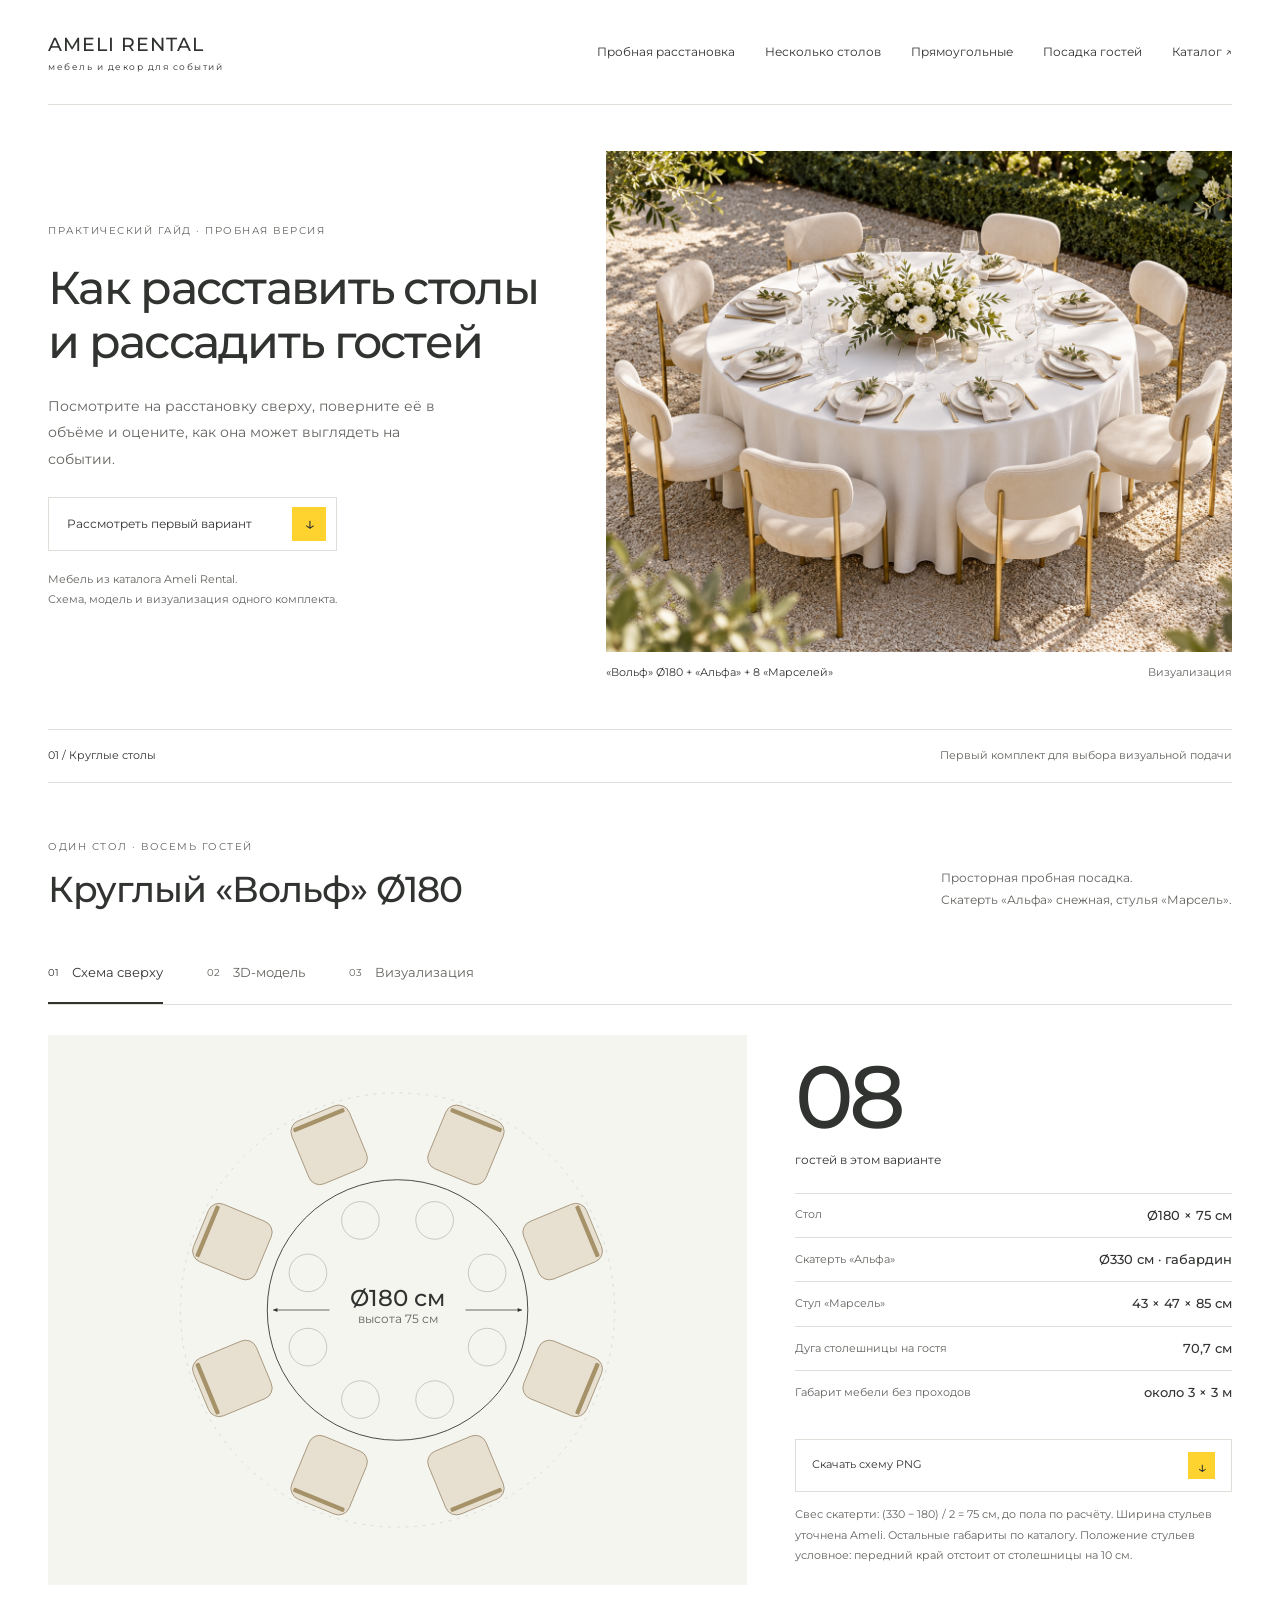
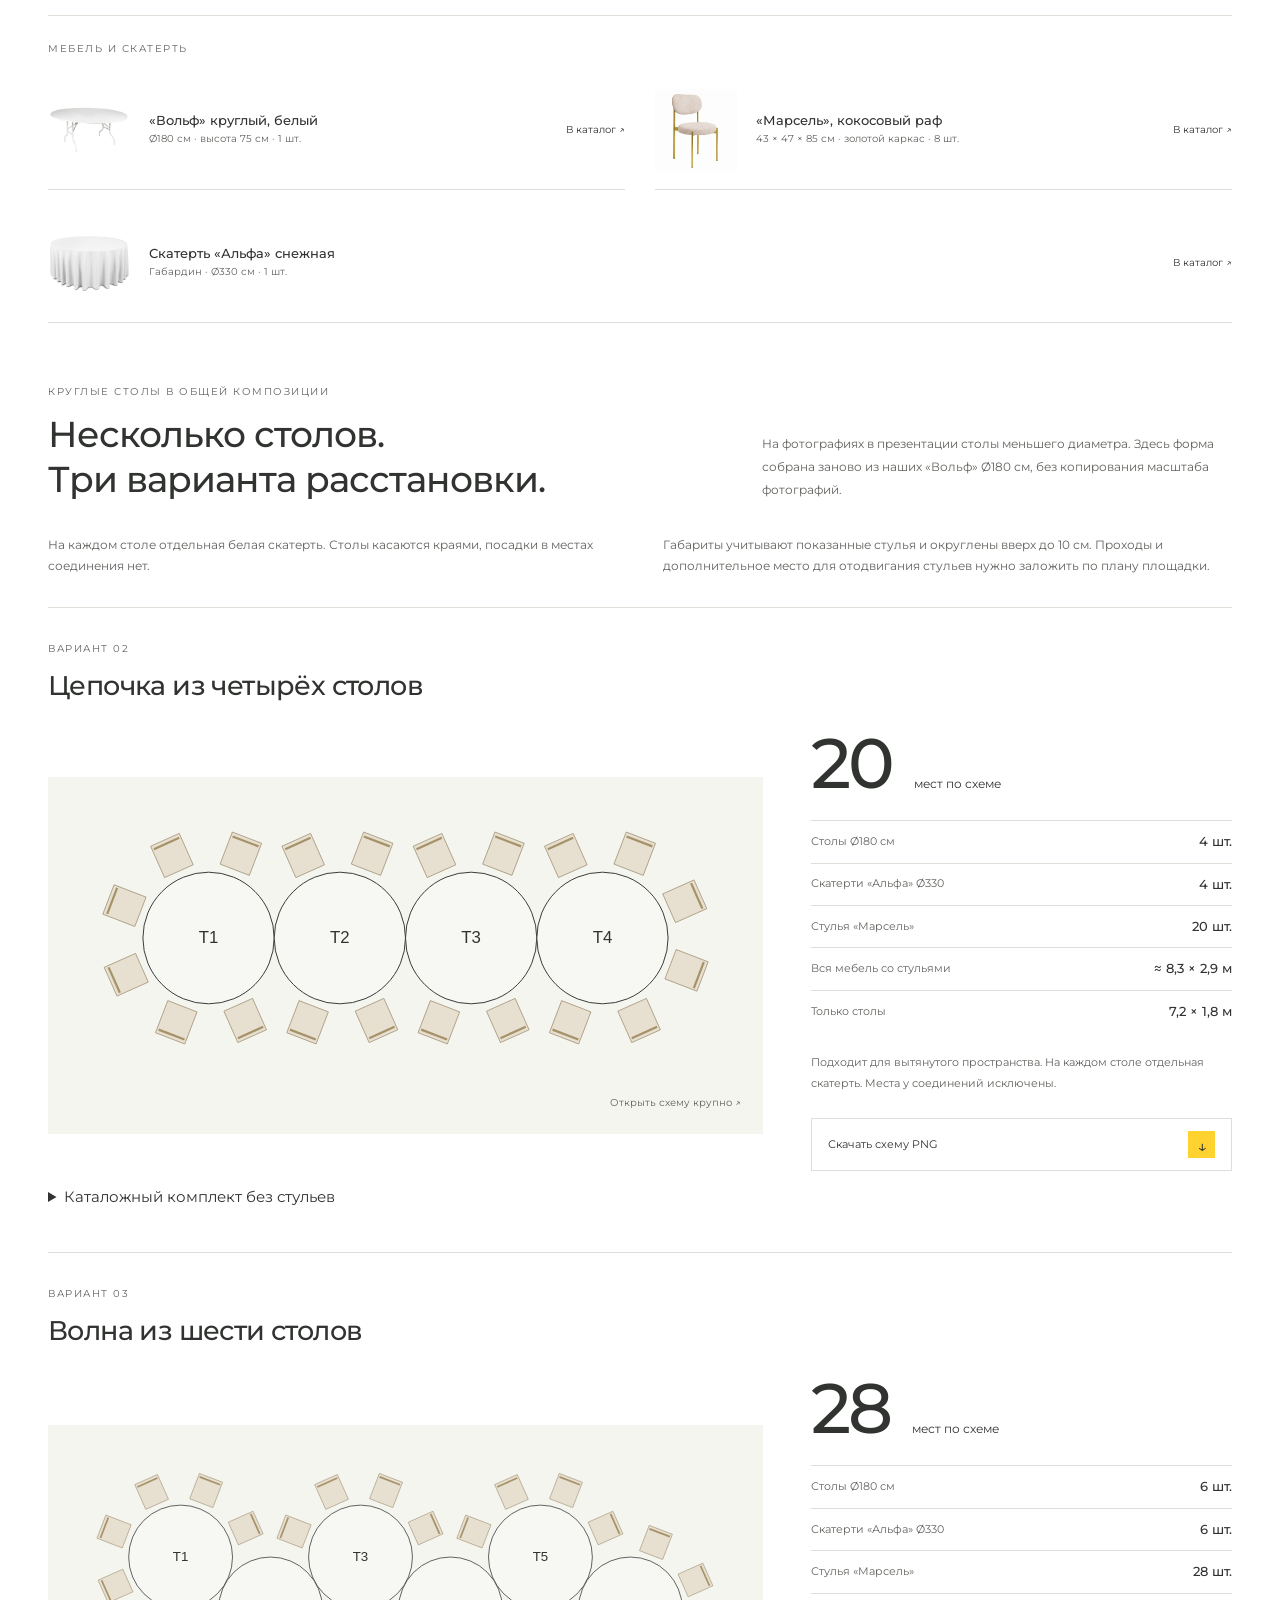
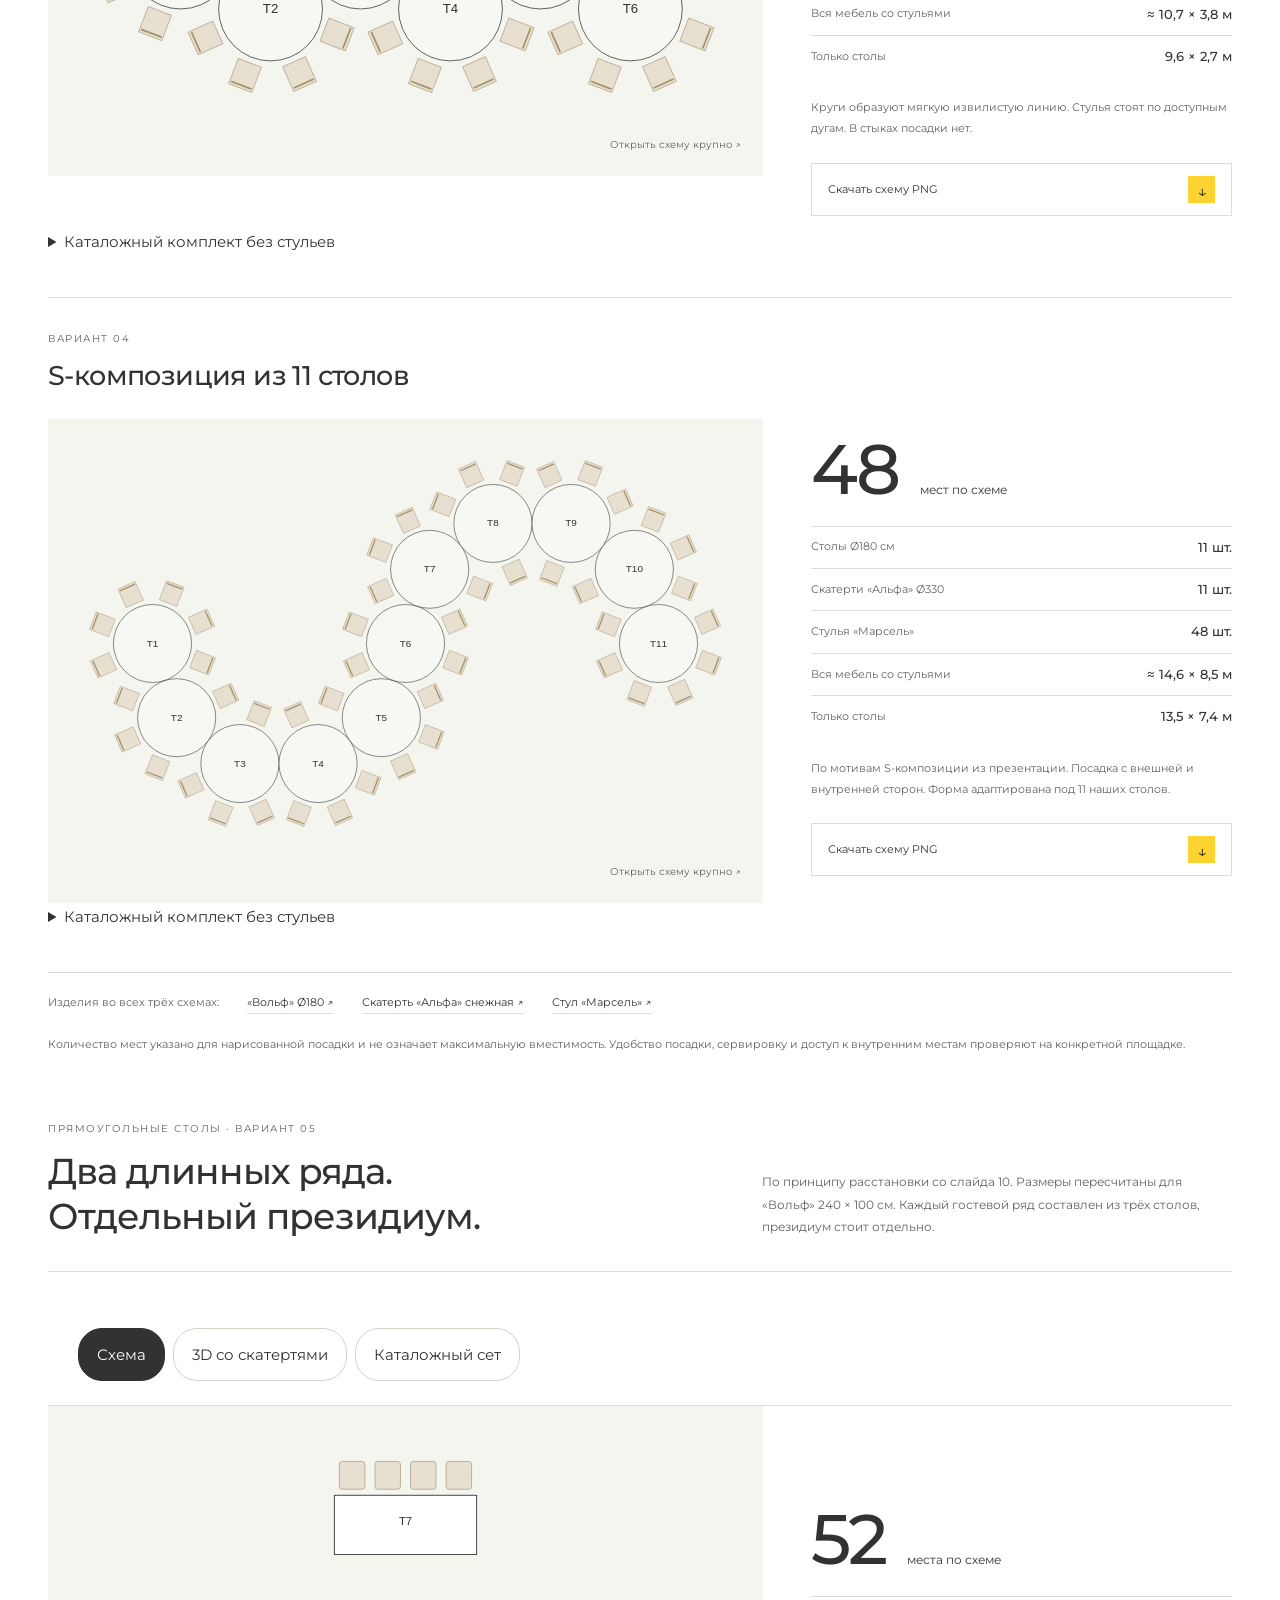
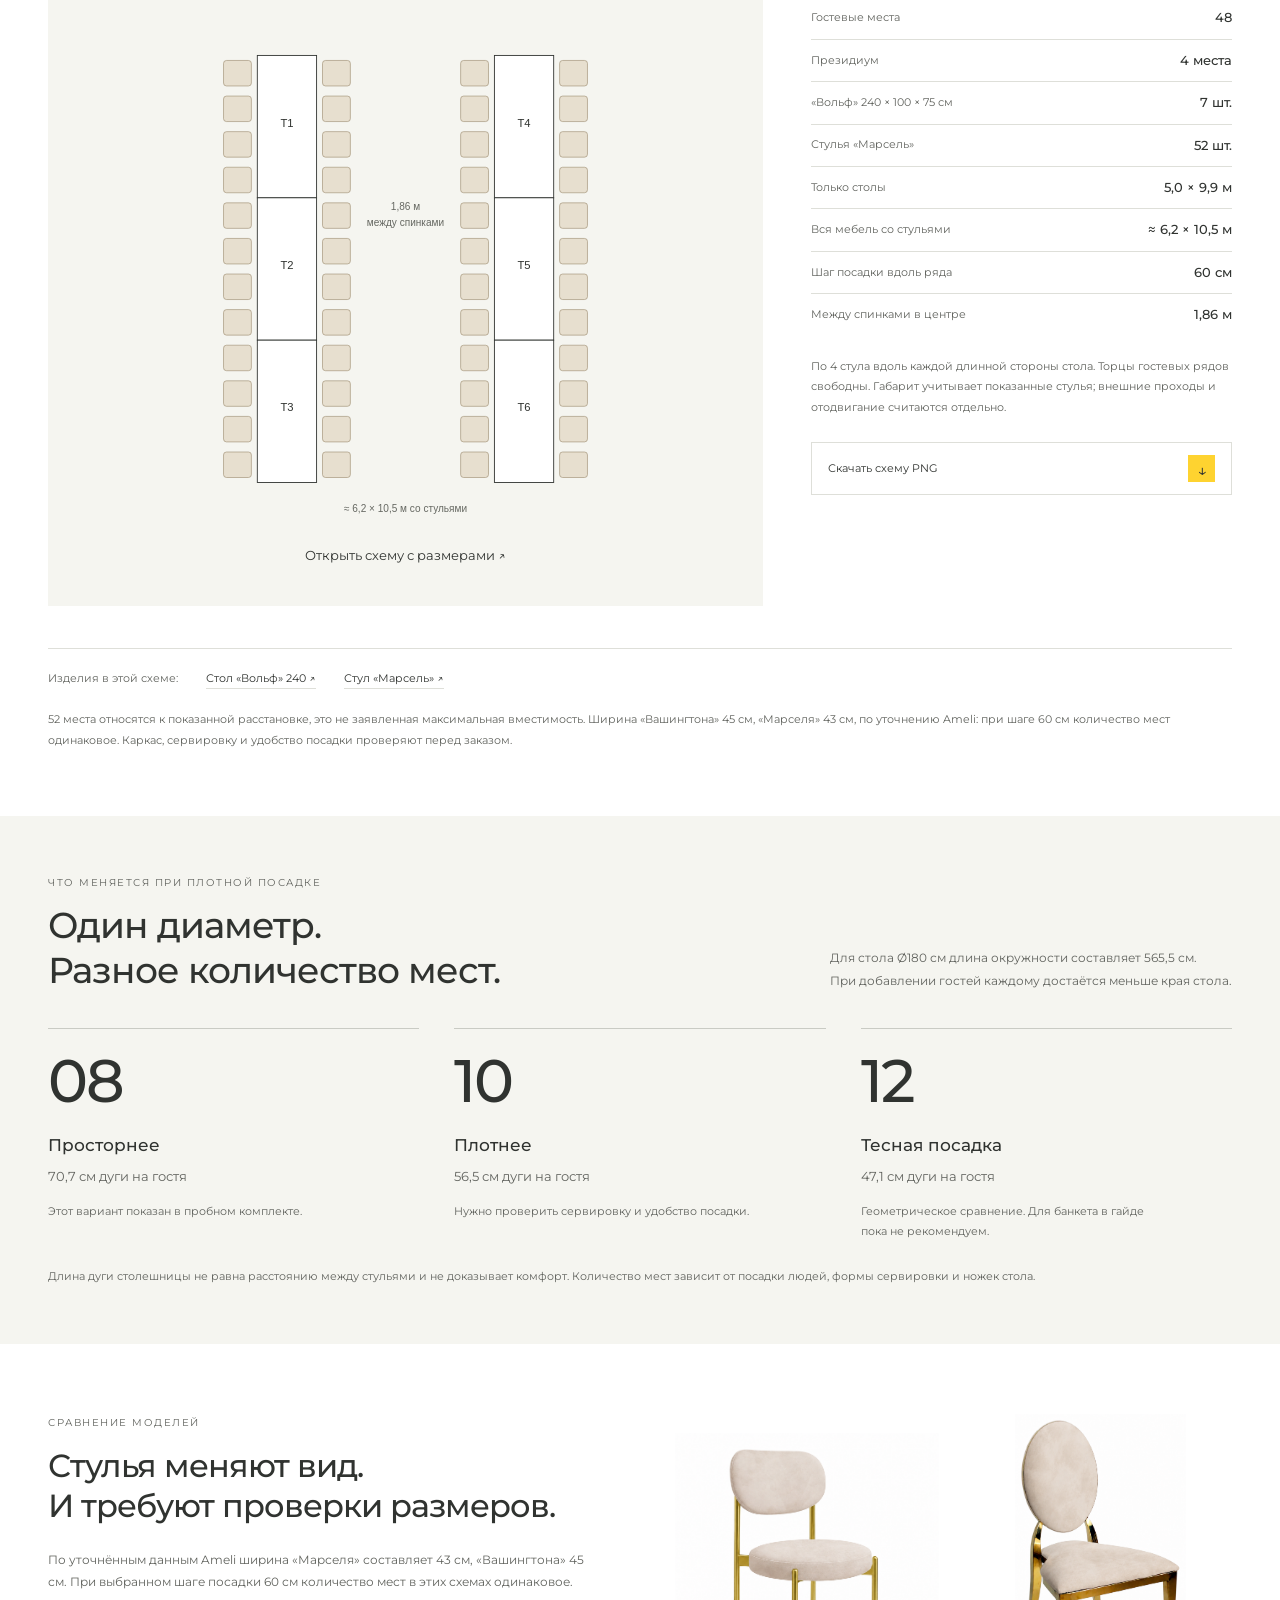
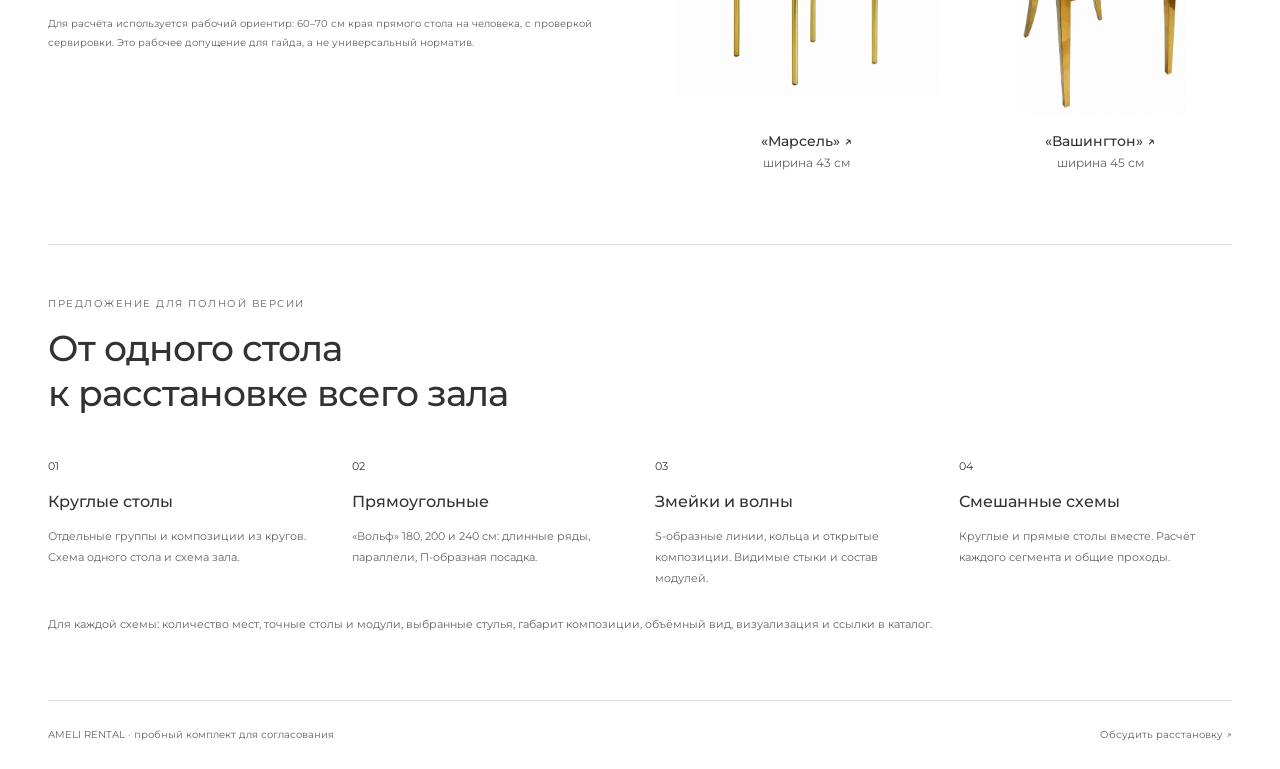
<file: index.html>
<!doctype html>
<html lang="ru"><head><meta charset="utf-8"><meta name="viewport" content="width=device-width,initial-scale=1"><meta name="robots" content="noindex,nofollow"><meta name="theme-color" content="#f5f5f0"><title>Гайд по рассадке · пробный вариант · Ameli Rental</title><link rel="stylesheet" href="style.css"></head>
<body>
<a class="skip" href="#pilot">Перейти к пробной схеме</a>
<header class="wrap mast"><a href="https://ameli-rental.ru/" class="wordmark">AMELI RENTAL<span>мебель и декор для событий</span></a><nav aria-label="Навигация"><a href="#pilot">Пробная расстановка</a><a href="#multi-round">Несколько столов</a><a href="#rectangular">Прямоугольные</a><a href="#compare">Посадка гостей</a><a href="https://catalog.ameli-rental.ru/">Каталог ↗</a></nav></header>
<main>
<section class="wrap hero"><div class="hero-copy"><p class="eyebrow">Практический гайд · пробная версия</p><h1>Как расставить столы<br>и рассадить гостей</h1><p class="intro">Посмотрите на расстановку сверху, поверните её в объёме и оцените, как она может выглядеть на событии.</p><a class="cta" href="#pilot">Рассмотреть первый вариант <span>↓</span></a><p class="fine">Мебель из каталога Ameli Rental.<br>Схема, модель и визуализация одного комплекта.</p></div><figure class="hero-photo"><img src="assets/visualization-marseille-8-v1.png" alt="Круглый стол с белой скатертью и восемью стульями Марсель в саду" width="1536" height="1024"><figcaption>«Вольф» Ø180 + «Альфа» + 8 «Марселей»<span>Визуализация</span></figcaption></figure></section>
<div class="wrap chapter-line"><span>01 / Круглые столы</span><span>Первый комплект для выбора визуальной подачи</span></div>
<section id="pilot" class="wrap pilot">
<div class="section-heading"><div><p class="eyebrow">Один стол · восемь гостей</p><h2>Круглый «Вольф» Ø180</h2></div><p>Просторная пробная посадка.<br>Скатерть «Альфа» снежная, стулья «Марсель».</p></div>
<div class="views" role="tablist" aria-label="Вид расстановки"><button id="tab-plan" role="tab" aria-selected="true" aria-controls="view-plan" data-tab="plan">01 <span>Схема сверху</span></button><button id="tab-model" role="tab" aria-selected="false" tabindex="-1" aria-controls="view-model" data-tab="model">02 <span>3D-модель</span></button><button id="tab-photo" role="tab" aria-selected="false" tabindex="-1" aria-controls="view-photo" data-tab="photo">03 <span>Визуализация</span></button></div>
<div id="view-plan" class="view-panel" role="tabpanel" aria-labelledby="tab-plan"><div class="plan-wrap"><svg id="plan" viewBox="-190 -190 380 380" role="img" aria-label="Схема стола диаметром 180 сантиметров и восьми стульев шириной 43 сантиметров"><circle cx="0" cy="0" r="150" fill="none" stroke="#d0d1c9" stroke-width=".5" stroke-dasharray="2 4"/><g id="chairs"></g><circle cx="0" cy="0" r="90" fill="#f5f5f0" stroke="#303330" stroke-width=".6"/><g id="plates"></g><path d="M-86 0h39M47 0h39" fill="none" stroke="#303330" stroke-width=".5"/><path d="M-86 0l3-1.3v2.6zM86 0l-3-1.3v2.6z" fill="#303330"/><text x="0" y="-3" class="svg-title" text-anchor="middle">Ø180 см</text><text x="0" y="9" class="svg-small" text-anchor="middle">высота 75 см</text></svg></div><aside class="spec"><div class="number">08<span>гостей в этом варианте</span></div><dl><div><dt>Стол</dt><dd>Ø180 × 75 см</dd></div><div><dt>Скатерть «Альфа»</dt><dd>Ø330 см · габардин</dd></div><div><dt>Стул «Марсель»</dt><dd>43 × 47 × 85 см</dd></div><div><dt>Дуга столешницы на гостя</dt><dd>70,7 см</dd></div><div><dt>Габарит мебели без проходов</dt><dd>около 3 × 3 м</dd></div></dl><a class="download" href="review/plan-marseille-8.png" download>Скачать схему PNG <span>↓</span></a><p class="fine">Свес скатерти: (330 − 180) / 2 = 75 см, до пола по расчёту. Ширина стульев уточнена Ameli. Остальные габариты по каталогу. Положение стульев условное: передний край отстоит от столешницы на 10 см.</p></aside></div>
<div id="view-model" class="view-panel model-panel" hidden role="tabpanel" aria-labelledby="tab-model"><div class="canvas-wrap"><canvas id="model" aria-label="Вращаемая упрощённая модель стола Вольф и восьми стульев Марсель">Ваш браузер не поддерживает объёмный вид. <a href="review/model-marseille-8.png">Открыть изображение модели</a></canvas><div class="model-tools"><button id="rotate-left" aria-label="Повернуть модель влево">↶</button><span>Потяните, чтобы повернуть</span><button id="reset" aria-label="Вернуть исходный ракурс">Сбросить ракурс</button><button id="rotate-right" aria-label="Повернуть модель вправо">↷</button></div></div><aside class="spec"><p class="eyebrow">Форма и масштаб</p><h3>Посмотрите<br>с разных сторон</h3><p>Размеры мебели соблюдены по карточкам каталога. Стол сразу показан с белой скатертью. Силуэты спинок помогают отличить модель стула.</p><p class="fine">Внутренние детали каркасов и высота сидений восстановлены по фото приблизительно. Это модель расстановки для просмотра.</p><a class="download" href="review/wolf180-marseille8.glb" download>Скачать 3D-модель GLB <span>↓</span></a><a class="text-link" href="review/model-marseille-8.png">Открыть объёмный вид PNG ↗</a></aside></div>
<div id="view-photo" class="view-panel photo-panel" hidden role="tabpanel" aria-labelledby="tab-photo"><figure><img src="assets/visualization-marseille-8-v1.png" width="1536" height="1024" alt="Журнальная визуализация того же стола с восемью стульями Марсель"><figcaption>Пример оформления в саду. Визуализация создана с помощью ИИ по фото мебели. Скатерть показана по типу «Альфа» снежная. Посуда и цветы иллюстрируют настроение и не входят в состав этого комплекта.</figcaption></figure><aside class="spec"><p class="eyebrow">Свет · фактура · настроение</p><h3>Та же расстановка.<br>В оформлении.</h3><p>Белая скатерть «Альфа», спокойное золото, светлый бархат и зелёный сад. Все восемь мест видны в кадре.</p><a class="download" href="assets/visualization-marseille-8-v1.png" download>Скачать визуализацию PNG <span>↓</span></a><p class="fine">Художественный кадр дополняет схему. Проходы и размеры площадки проверяются по плану.</p></aside></div>
<div class="furniture"><p class="eyebrow">Мебель и скатерть</p><a class="furniture-card" href="https://catalog.ameli-rental.ru/catalog/banketnye-stoly-vfa-zoq-mlk-swm/3071" target="_blank" rel="noopener noreferrer"><img src="assets/table-wolf.png" alt="Банкетный стол Вольф круглый" width="100" height="100"><div><h3>«Вольф» круглый, белый</h3><p>Ø180 см · высота 75 см · 1 шт.</p></div><span>В каталог ↗</span></a><a class="furniture-card" href="https://catalog.ameli-rental.ru/catalog/stulja-marsel-zaq/11162" target="_blank" rel="noopener noreferrer"><img src="assets/chair-marseille.png" alt="Стул Марсель золотой кокосовый раф" width="100" height="100"><div><h3>«Марсель», кокосовый раф</h3><p>43 × 47 × 85 см · золотой каркас · 8 шт.</p></div><span>В каталог ↗</span></a><a class="furniture-card cloth-card" href="https://catalog.ameli-rental.ru/catalog/kruglye-skaterti-azl-nmg-ear/6449" target="_blank" rel="noopener noreferrer"><img src="assets/tablecloth-alpha-snow.png" alt="Белая круглая скатерть Альфа снежная на столе" width="100" height="100"><div><h3>Скатерть «Альфа» снежная</h3><p>Габардин · Ø330 см · 1 шт.</p></div><span>В каталог ↗</span></a></div>
</section>
<section id="multi-round" class="wrap multi-round"><div class="section-heading"><div><p class="eyebrow">Круглые столы в общей композиции</p><h2>Несколько столов.<br>Три варианта расстановки.</h2></div><p>На фотографиях в презентации столы меньшего диаметра. Здесь форма собрана заново из наших «Вольф» Ø180 см, без копирования масштаба фотографий.</p></div>
<div class="multi-intro"><p>На каждом столе отдельная белая скатерть. Столы касаются краями, посадки в местах соединения нет.</p><p>Габариты учитывают показанные стулья и округлены вверх до 10 см. Проходы и дополнительное место для отодвигания стульев нужно заложить по плану площадки.</p></div><article class="multi-card" id="round-chain-4">
<div class="multi-title"><p class="eyebrow">Вариант 02</p><h3>Цепочка из четырёх столов</h3></div>
<div class="multi-body"><a class="multi-diagram" href="review/multi-round/round-chain-4.png" target="_blank" rel="noopener noreferrer" aria-label="Открыть крупно: Цепочка из четырёх столов"><img src="review/multi-round/round-chain-4.svg" alt="4 круглых столов Вольф диаметром 180 см, 20 стульев, в местах соединения посадки нет" loading="lazy"><span>Открыть схему крупно ↗</span></a>
<div class="multi-spec"><div class="multi-count">20<span>мест по схеме</span></div>
<dl><div><dt>Столы Ø180 см</dt><dd>4 шт.</dd></div><div><dt>Скатерти «Альфа» Ø330</dt><dd>4 шт.</dd></div><div><dt>Стулья «Марсель»</dt><dd>20 шт.</dd></div><div><dt>Вся мебель со стульями</dt><dd>≈ 8,3 × 2,9 м</dd></div><div><dt>Только столы</dt><dd>7,2 × 1,8 м</dd></div></dl>
<p class="fine">Подходит для вытянутого пространства. На каждом столе отдельная скатерть. Места у соединений исключены.</p><a class="download" href="review/multi-round/round-chain-4.png" download>Скачать схему PNG <span>↓</span></a>
</div></div><details class="catalog-extra"><summary>Каталожный комплект без стульев</summary><img src="review/multi-round/wolf-round-chain-4.png" alt="Комплект круглых столов без стульев" loading="lazy" style="width:100%;max-height:650px;object-fit:contain"><a href="review/multi-round/wolf-round-chain-4.png" download>Скачать изображение PNG ↓</a><p class="fine">Визуализация по каталожному фото. Количество и габариты указаны на схеме.</p></details></article><article class="multi-card" id="round-wave-6">
<div class="multi-title"><p class="eyebrow">Вариант 03</p><h3>Волна из шести столов</h3></div>
<div class="multi-body"><a class="multi-diagram" href="review/multi-round/round-wave-6.png" target="_blank" rel="noopener noreferrer" aria-label="Открыть крупно: Волна из шести столов"><img src="review/multi-round/round-wave-6.svg" alt="6 круглых столов Вольф диаметром 180 см, 28 стульев, в местах соединения посадки нет" loading="lazy"><span>Открыть схему крупно ↗</span></a>
<div class="multi-spec"><div class="multi-count">28<span>мест по схеме</span></div>
<dl><div><dt>Столы Ø180 см</dt><dd>6 шт.</dd></div><div><dt>Скатерти «Альфа» Ø330</dt><dd>6 шт.</dd></div><div><dt>Стулья «Марсель»</dt><dd>28 шт.</dd></div><div><dt>Вся мебель со стульями</dt><dd>≈ 10,7 × 3,8 м</dd></div><div><dt>Только столы</dt><dd>9,6 × 2,7 м</dd></div></dl>
<p class="fine">Круги образуют мягкую извилистую линию. Стулья стоят по доступным дугам. В стыках посадки нет.</p><a class="download" href="review/multi-round/round-wave-6.png" download>Скачать схему PNG <span>↓</span></a>
</div></div><details class="catalog-extra"><summary>Каталожный комплект без стульев</summary><img src="review/multi-round/wolf-round-wave-6.png" alt="Комплект круглых столов без стульев" loading="lazy" style="width:100%;max-height:650px;object-fit:contain"><a href="review/multi-round/wolf-round-wave-6.png" download>Скачать изображение PNG ↓</a><p class="fine">Визуализация по каталожному фото. Количество и габариты указаны на схеме.</p></details></article><article class="multi-card" id="round-s-11">
<div class="multi-title"><p class="eyebrow">Вариант 04</p><h3>S-композиция из 11 столов</h3></div>
<div class="multi-body"><a class="multi-diagram" href="review/multi-round/round-s-11.png" target="_blank" rel="noopener noreferrer" aria-label="Открыть крупно: S-композиция из 11 столов"><img src="review/multi-round/round-s-11.svg" alt="11 круглых столов Вольф диаметром 180 см, 48 стульев, в местах соединения посадки нет" loading="lazy"><span>Открыть схему крупно ↗</span></a>
<div class="multi-spec"><div class="multi-count">48<span>мест по схеме</span></div>
<dl><div><dt>Столы Ø180 см</dt><dd>11 шт.</dd></div><div><dt>Скатерти «Альфа» Ø330</dt><dd>11 шт.</dd></div><div><dt>Стулья «Марсель»</dt><dd>48 шт.</dd></div><div><dt>Вся мебель со стульями</dt><dd>≈ 14,6 × 8,5 м</dd></div><div><dt>Только столы</dt><dd>13,5 × 7,4 м</dd></div></dl>
<p class="fine">По мотивам S-композиции из презентации. Посадка с внешней и внутренней сторон. Форма адаптирована под 11 наших столов.</p><a class="download" href="review/multi-round/round-s-11.png" download>Скачать схему PNG <span>↓</span></a>
</div></div><details class="catalog-extra"><summary>Каталожный комплект без стульев</summary><img src="review/multi-round/wolf-round-s-11.png" alt="Комплект круглых столов без стульев" loading="lazy" style="width:100%;max-height:650px;object-fit:contain"><a href="review/multi-round/wolf-round-s-11.png" download>Скачать изображение PNG ↓</a><p class="fine">Визуализация по каталожному фото. Количество и габариты указаны на схеме.</p></details></article>
<div class="multi-products"><span>Изделия во всех трёх схемах:</span><a href="https://catalog.ameli-rental.ru/catalog/banketnye-stoly-vfa-zoq-mlk-swm/3071" target="_blank" rel="noopener noreferrer">«Вольф» Ø180 ↗</a><a href="https://catalog.ameli-rental.ru/catalog/kruglye-skaterti-azl-nmg-ear/6449" target="_blank" rel="noopener noreferrer">Скатерть «Альфа» снежная ↗</a><a href="https://catalog.ameli-rental.ru/catalog/stulja-marsel-zaq/11162" target="_blank" rel="noopener noreferrer">Стул «Марсель» ↗</a></div><p class="fine">Количество мест указано для нарисованной посадки и не означает максимальную вместимость. Удобство посадки, сервировку и доступ к внутренним местам проверяют на конкретной площадке.</p></section>
<section id="rectangular" class="wrap multi-round"><div class="section-heading"><div><p class="eyebrow">Прямоугольные столы · вариант 05</p><h2>Два длинных ряда.<br>Отдельный президиум.</h2></div><p>По принципу расстановки со слайда 10. Размеры пересчитаны для «Вольф» 240 × 100 см. Каждый гостевой ряд составлен из трёх столов, президиум стоит отдельно.</p></div>
<article class="multi-card rect-card"><div class="rect-tabs" role="tablist" aria-label="Вид прямоугольной расстановки"><button id="rect-tab-plan" data-rect-tab="plan" role="tab" aria-selected="true" aria-controls="rect-plan">Схема</button><button id="rect-tab-model" data-rect-tab="model" role="tab" aria-selected="false" aria-controls="rect-model" tabindex="-1">3D со скатертями</button><button id="rect-tab-photo" data-rect-tab="photo" role="tab" aria-selected="false" aria-controls="rect-photo" tabindex="-1">Каталожный сет</button></div><div class="multi-body">
<div class="rect-views"><div id="rect-plan" role="tabpanel" aria-labelledby="rect-tab-plan"><a href="review/rectangular/rect-parallel-7.png" target="_blank" rel="noopener"><img src="review/rectangular/rect-parallel-7.svg" alt="Два параллельных ряда из 6 столов и отдельный президиум, 52 показанных места" loading="lazy"><span>Открыть схему с размерами ↗</span></a></div><div id="rect-model" role="tabpanel" aria-labelledby="rect-tab-model" hidden><iframe src="rect-viewer.html" title="Вращаемая 3D-схема семи прямоугольных столов со скатертями и стульями" loading="lazy"></iframe><p class="fine">Схематичный объёмный вид. Белый текстиль показан условно, модель скатерти подбирается отдельно. Форма каркасов и сидений упрощена.</p><a href="review/rectangular/rect-parallel-7.glb" download>Скачать 3D-модель GLB ↓</a></div><div id="rect-photo" role="tabpanel" aria-labelledby="rect-tab-photo" hidden><img src="review/rectangular/rect-parallel-7-catalog.png" alt="Каталожная визуализация: семь белых прямоугольных столов Wolf, два ряда по три и отдельный стол" loading="lazy"><p class="fine">Визуализация комплекта без стульев. Создана по каталожному фото; размеры и количество проверяются по схеме.</p><a href="review/rectangular/rect-parallel-7-catalog.png" download>Скачать изображение PNG ↓</a></div></div>
<div class="multi-spec"><div class="multi-count">52<span>места по схеме</span></div><dl><div><dt>Гостевые места</dt><dd>48</dd></div><div><dt>Президиум</dt><dd>4 места</dd></div><div><dt>«Вольф» 240 × 100 × 75 см</dt><dd>7 шт.</dd></div><div><dt>Стулья «Марсель»</dt><dd>52 шт.</dd></div><div><dt>Только столы</dt><dd>5,0 × 9,9 м</dd></div><div><dt>Вся мебель со стульями</dt><dd>≈ 6,2 × 10,5 м</dd></div><div><dt>Шаг посадки вдоль ряда</dt><dd>60 см</dd></div><div><dt>Между спинками в центре</dt><dd>1,86 м</dd></div></dl><p class="fine">По 4 стула вдоль каждой длинной стороны стола. Торцы гостевых рядов свободны. Габарит учитывает показанные стулья; внешние проходы и отодвигание считаются отдельно.</p><a class="download" href="review/rectangular/rect-parallel-7.png" download>Скачать схему PNG <span>↓</span></a></div></div></article>
<div class="multi-products"><span>Изделия в этой схеме:</span><a href="https://catalog.ameli-rental.ru/catalog/banketnye-stoly-vfa-zoq-mlk-swm/2799" target="_blank" rel="noopener noreferrer">Стол «Вольф» 240 ↗</a><a href="https://catalog.ameli-rental.ru/catalog/stulja-marsel-zaq/11162" target="_blank" rel="noopener noreferrer">Стул «Марсель» ↗</a></div><p class="fine">52 места относятся к показанной расстановке, это не заявленная максимальная вместимость. Ширина «Вашингтона» 45 см, «Марселя» 43 см, по уточнению Ameli: при шаге 60 см количество мест одинаковое. Каркас, сервировку и удобство посадки проверяют перед заказом.</p></section><section id="compare" class="compare"><div class="wrap"><div class="section-heading"><div><p class="eyebrow">Что меняется при плотной посадке</p><h2>Один диаметр.<br>Разное количество мест.</h2></div><p>Для стола Ø180 см длина окружности составляет 565,5 см.<br>При добавлении гостей каждому достаётся меньше края стола.</p></div><div class="density-grid"><article><span>08</span><h3>Просторнее</h3><p>70,7 см дуги на гостя</p><small>Этот вариант показан в пробном комплекте.</small></article><article><span>10</span><h3>Плотнее</h3><p>56,5 см дуги на гостя</p><small>Нужно проверить сервировку и удобство посадки.</small></article><article><span>12</span><h3>Тесная посадка</h3><p>47,1 см дуги на гостя</p><small>Геометрическое сравнение. Для банкета в гайде пока не рекомендуем.</small></article></div><p class="fine">Длина дуги столешницы не равна расстоянию между стульями и не доказывает комфорт. Количество мест зависит от посадки людей, формы сервировки и ножек стола.</p></div></section>
<section class="wrap chair-compare"><div><p class="eyebrow">Сравнение моделей</p><h2>Стулья меняют вид.<br>И требуют проверки размеров.</h2><p>По уточнённым данным Ameli ширина «Марселя» составляет 43 см, «Вашингтона» 45 см. При выбранном шаге посадки 60 см количество мест в этих схемах одинаковое.</p><p class="fine">Для расчёта используется рабочий ориентир: 60–70 см края прямого стола на человека, с проверкой сервировки. Это рабочее допущение для гайда, а не универсальный норматив.</p></div><div class="chair-pair"><a href="https://catalog.ameli-rental.ru/catalog/stulja-marsel-zaq/11162" target="_blank" rel="noopener noreferrer"><img src="assets/chair-marseille.png" alt="Марсель с прямоугольной округлённой спинкой" width="250" height="320"><h3>«Марсель» ↗</h3><p>ширина 43 см</p></a><a href="https://catalog.ameli-rental.ru/catalog/stulja-snf-ixk/5819" target="_blank" rel="noopener noreferrer"><img src="assets/chair-washington.png" alt="Вашингтон с овальной спинкой" width="250" height="320"><h3>«Вашингтон» ↗</h3><p>ширина 45 см</p></a></div></section>
<section class="wrap next"><p class="eyebrow">Предложение для полной версии</p><h2>От одного стола<br>к расстановке всего зала</h2><div class="next-grid"><article><b>01</b><h3>Круглые столы</h3><p>Отдельные группы и композиции из кругов. Схема одного стола и схема зала.</p></article><article><b>02</b><h3>Прямоугольные</h3><p>«Вольф» 180, 200 и 240 см: длинные ряды, параллели, П-образная посадка.</p></article><article><b>03</b><h3>Змейки и волны</h3><p>S-образные линии, кольца и открытые композиции. Видимые стыки и состав модулей.</p></article><article><b>04</b><h3>Смешанные схемы</h3><p>Круглые и прямые столы вместе. Расчёт каждого сегмента и общие проходы.</p></article></div><p class="fine">Для каждой схемы: количество мест, точные столы и модули, выбранные стулья, габарит композиции, объёмный вид, визуализация и ссылки в каталог.</p></section>
</main><footer class="wrap footer"><span>AMELI RENTAL · пробный комплект для согласования</span><a href="https://t.me/amelirental">Обсудить расстановку ↗</a></footer><script src="assets/scene-data.js"></script><script src="viewer.js"></script><script src="rect-tabs.js"></script></body></html>
</file>
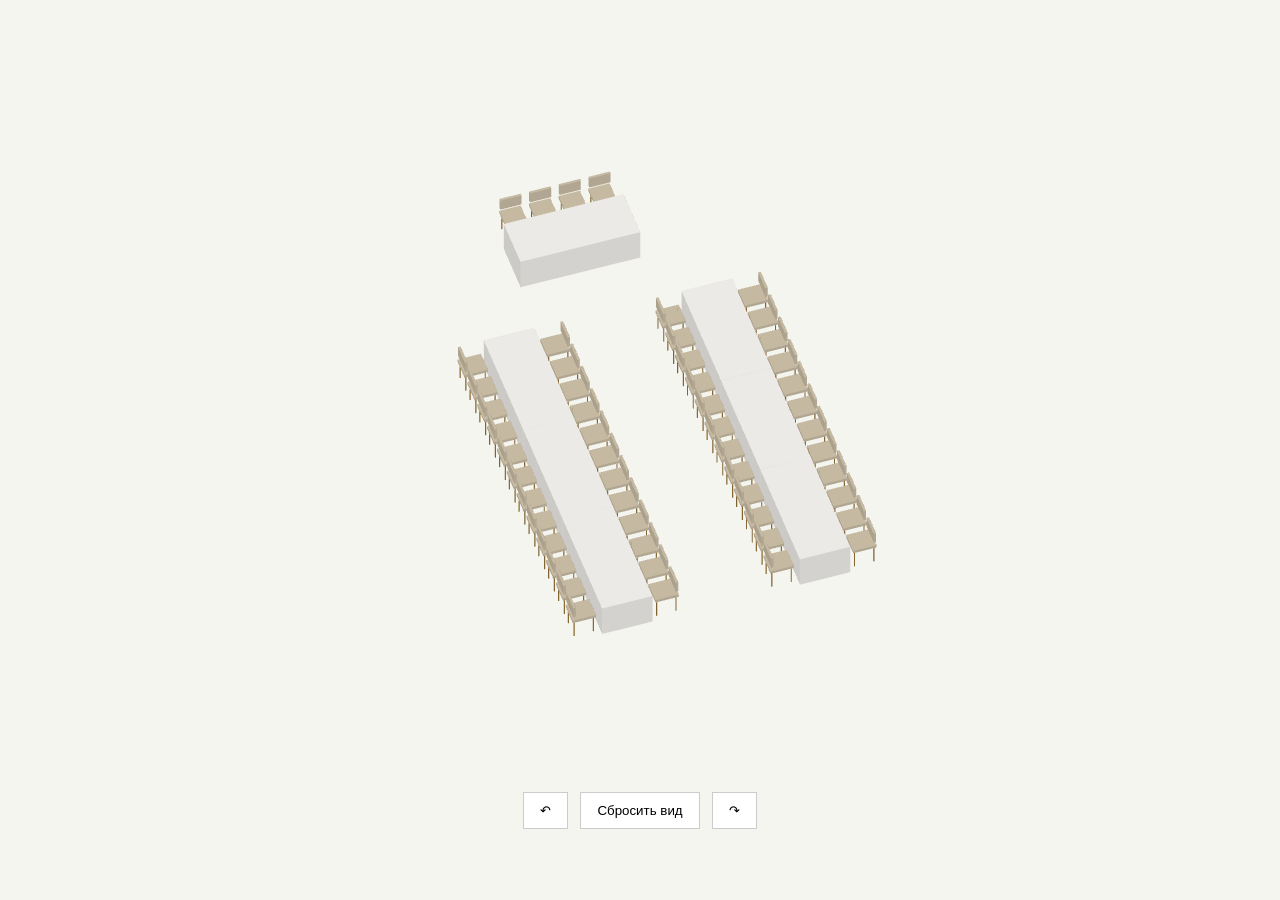
<file: rect-viewer.html>
<!doctype html><html lang="ru"><meta charset="utf-8"><meta name="viewport" content="width=device-width,initial-scale=1"><title>Объёмная схема из 7 столов</title><style>html,body{margin:0;height:100%;background:#f5f5f0}canvas{width:100%;height:88%;display:block;touch-action:none}nav{display:flex;justify-content:center;gap:12px}button{padding:10px 16px;border:1px solid #ccc;background:white;cursor:pointer}</style><canvas id="model" aria-label="Вращаемая схема прямоугольных столов"></canvas><nav><button id="rotate-left" aria-label="Повернуть влево">↶</button><button id="reset">Сбросить вид</button><button id="rotate-right" aria-label="Повернуть вправо">↷</button></nav><script src="assets/rect-scene-data.js"></script><script src="rect-viewer.js"></script></html>
</file>
<file: style.css>
@font-face{font-family:Montserrat;src:url(assets/Montserrat-Regular.ttf);font-weight:400;font-display:swap}@font-face{font-family:Montserrat;src:url(assets/Montserrat-Medium.ttf);font-weight:500;font-display:swap}:root{--ink:#303330;--muted:#62645f;--line:#dedfd9;--paper:#f5f5f0;--yellow:#fed330}*{box-sizing:border-box}html{scroll-behavior:smooth;scroll-padding-top:20px}body{margin:0;font:400 15px/1.8 Montserrat,Arial,sans-serif;color:var(--ink);background:#fff;font-synthesis:none}button,a{-webkit-tap-highlight-color:transparent}button{font:inherit;cursor:pointer}a{color:inherit;text-decoration:none}button:focus-visible,a:focus-visible,canvas:focus-visible{outline:2px solid var(--ink);outline-offset:4px}.wrap{max-width:1280px;width:calc(100% - 96px);margin:auto}h1,h2,h3,p,figure{margin:0}h1,h2,h3{font-weight:500}h1{font-size:clamp(34px,3.6vw,52px);line-height:1.18;letter-spacing:-1.7px}h2{font-size:36px;line-height:1.25;letter-spacing:-1px}h3{font-size:17px;line-height:1.5}p{color:var(--muted)}img{display:block;max-width:100%;height:auto}.mast{min-height:105px;display:flex;align-items:center;justify-content:space-between;gap:30px;border-bottom:1px solid var(--line)}.wordmark{font-size:19px;font-weight:500;letter-spacing:1px;line-height:1.5}.wordmark span{display:block;font-weight:400;font-size:9px;letter-spacing:1.5px}.mast nav{display:flex;gap:30px;font-size:12px}.eyebrow{text-transform:uppercase;letter-spacing:1.5px;font-size:10px;line-height:1.7;color:var(--muted)}.hero{display:grid;grid-template-columns:.9fr 1.1fr;gap:46px;align-items:center;padding-top:46px;padding-bottom:48px}.hero .eyebrow{margin-bottom:22px}.intro{font-size:14px;line-height:1.9;max-width:400px;margin-top:23px}.cta{display:inline-flex;gap:40px;align-items:center;border:1px solid var(--line);padding:9px 10px 9px 18px;font-size:12px;margin:24px 0 18px}.cta span{display:grid;place-items:center;background:var(--yellow);width:34px;height:34px;font-size:19px}.fine{font-size:11px;line-height:1.9;color:var(--muted)}.hero-photo img{aspect-ratio:1.25;object-fit:cover;width:100%}.hero-photo figcaption{display:flex;justify-content:space-between;gap:12px;font-size:11px;line-height:1.6;padding-top:12px}.hero-photo figcaption span{color:var(--muted)}.chapter-line{display:flex;gap:20px;justify-content:space-between;border-top:1px solid var(--line);border-bottom:1px solid var(--line);padding:16px 0;font-size:11px}.chapter-line>span:last-child{color:var(--muted)}.pilot{padding-top:55px;padding-bottom:60px}.section-heading{display:flex;justify-content:space-between;align-items:flex-end;gap:40px;margin-bottom:32px}.section-heading h2{margin-top:12px}.section-heading>p{font-size:12px;line-height:1.9;max-width:470px}.views{display:flex;border-bottom:1px solid var(--line);gap:44px}.views button{background:none;border:0;border-bottom:2px solid transparent;color:var(--muted);padding:17px 0;font-size:10px;display:flex;gap:13px;align-items:center}.views button span{font-size:13px}.views button[aria-selected=true]{border-bottom-color:var(--ink);color:var(--ink)}.view-panel{display:grid;grid-template-columns:1.6fr 1fr;gap:48px;align-items:center;min-height:550px;padding:30px 0}.view-panel[hidden]{display:none}.plan-wrap{background:var(--paper)}#plan{display:block;width:100%;max-height:550px;min-height:300px}.svg-title{font:500 10px Montserrat,sans-serif;fill:var(--ink)}.svg-small{font:400 4.5px Montserrat,sans-serif;fill:var(--muted)}.number{font-size:88px;font-weight:500;line-height:1;letter-spacing:-5px;margin-bottom:27px}.number span{display:block;letter-spacing:0;font-size:12px;font-weight:400;margin-top:13px}.spec dl{margin:0}.spec dl div{padding:10px 0;border-top:1px solid var(--line);display:flex;justify-content:space-between;align-items:center;gap:20px;font-size:11px}.spec dt{color:var(--muted)}.spec dd{margin:0;font-size:13px;text-align:right;font-weight:500}.download{display:flex;justify-content:space-between;gap:15px;border:1px solid var(--line);padding:12px 16px;font-size:11px;margin:24px 0 12px;align-items:center}.download span{background:var(--yellow);display:grid;place-items:center;width:27px;height:27px;font-size:17px}.download:hover,.cta:hover{border-color:var(--ink)}.spec h3{font-size:31px;line-height:1.3;letter-spacing:-.6px;margin:16px 0}.spec>p:not(.eyebrow):not(.fine){font-size:13px;line-height:1.9;margin-bottom:20px}.text-link{font-size:11px;border-bottom:1px solid var(--line);padding-bottom:5px}.furniture{border-top:1px solid var(--line);display:grid;grid-template-columns:1fr 1fr;gap:14px 30px;padding-top:24px}.furniture>.eyebrow{grid-column:1/-1}.furniture-card{display:flex;align-items:center;gap:19px;padding:12px 0;border-bottom:1px solid var(--line)}.furniture-card img{width:82px;height:94px;object-fit:contain}.furniture-card h3{font-size:13px}.furniture-card p{font-size:10px}.furniture-card>span{font-size:10px;margin-left:auto;white-space:nowrap}.canvas-wrap{background:var(--paper);min-width:0}.canvas-wrap canvas{display:block;width:100%;height:480px;touch-action:none;cursor:grab}.canvas-wrap canvas:active{cursor:grabbing}.model-tools{display:flex;align-items:center;justify-content:center;gap:15px;padding:12px;border-top:1px solid var(--line);font-size:9px;flex-wrap:wrap}.model-tools button{border:1px solid var(--line);background:#fff;padding:5px 12px;font-size:10px}.photo-panel figure{min-width:0}.photo-panel img{width:100%;aspect-ratio:1.5;object-fit:contain}.photo-panel figcaption{font-size:10px;line-height:1.8;color:var(--muted);margin-top:15px}.compare{background:var(--paper);padding:58px 0}.density-grid{display:grid;grid-template-columns:repeat(3,1fr);gap:35px;margin:35px 0 24px}.density-grid article{border-top:1px solid #c9cbc4;padding-top:22px}.density-grid article>span{font-size:60px;line-height:1;font-weight:500;letter-spacing:-2px}.density-grid h3{font-size:17px;margin-top:22px}.density-grid p{font-size:13px;margin:6px 0 14px}.density-grid small{display:block;font-size:11px;line-height:1.8;color:var(--muted);max-width:300px}.chair-compare{display:grid;grid-template-columns:1fr 1fr;gap:70px;padding-top:70px;padding-bottom:70px}.chair-compare h2{margin:15px 0 23px;font-size:32px}.chair-compare p:not(.eyebrow){font-size:12px}.chair-compare .fine{margin-top:21px!important;font-size:10px!important}.chair-pair{display:grid;grid-template-columns:1fr 1fr;gap:30px;align-items:center;text-align:center}.chair-pair img{height:300px;width:100%;object-fit:contain}.chair-pair h3{font-size:14px;margin-top:17px}.chair-pair p{font-size:11px}.next{padding:50px 0 65px;border-top:1px solid var(--line)}.next h2{margin:14px 0 35px}.next-grid{display:grid;grid-template-columns:repeat(4,1fr);gap:30px;margin-bottom:25px}.next-grid b{font-size:11px;font-weight:400}.next-grid h3{font-size:16px;margin:12px 0}.next-grid p{font-size:11px;line-height:1.9}.footer{display:flex;justify-content:space-between;border-top:1px solid var(--line);padding:25px 0;font-size:10px;gap:25px;color:var(--muted)}.skip{position:absolute;top:-90px;left:20px;padding:15px;background:var(--yellow);z-index:50}.skip:focus{top:15px}@media(max-width:1000px){.wrap{width:calc(100% - 48px)}.hero{gap:25px}.hero h1{font-size:37px}.view-panel{gap:25px;grid-template-columns:1.4fr 1fr}.chair-compare{gap:35px}.chair-pair img{height:240px}.furniture-card{gap:12px}.furniture-card>span{display:none}.mast nav{gap:18px}.model-tools>span{display:none}}@media(max-width:700px){.wrap{width:calc(100% - 36px)}.mast{min-height:85px}.wordmark{font-size:15px}.wordmark span{font-size:8px;letter-spacing:.5px}.mast nav a:not(:last-child){display:none}.mast nav{font-size:11px}.hero{grid-template-columns:1fr;gap:27px;padding-top:30px;padding-bottom:30px}.hero h1{font-size:37px;letter-spacing:-1px}.hero .eyebrow{margin-bottom:16px;font-size:9px}.intro{font-size:13px;margin-top:18px}.hero-photo img{aspect-ratio:1.5}.hero-copy>.fine{display:none}.cta{margin-bottom:0}.hero-photo figcaption{font-size:10px}.chapter-line{font-size:10px;padding:12px 0}.chapter-line>span:last-child{max-width:48%;text-align:right;line-height:1.7}.pilot{padding-top:35px;padding-bottom:35px}.section-heading{display:block;margin-bottom:20px}h2{font-size:28px!important;letter-spacing:-.7px}.section-heading>p{margin-top:15px;font-size:11px}.views{gap:23px}.views button{gap:6px;padding:14px 0;font-size:8px}.views button span{font-size:10px}.view-panel{display:block;min-height:0;padding:22px 0}#plan{max-height:440px;min-height:0}.spec{padding-top:25px}.number{font-size:65px;letter-spacing:-3px;margin-bottom:23px;display:flex;align-items:center;gap:25px}.number span{line-height:1.7;max-width:100px;margin-top:0}.spec dl div{font-size:10px;padding:10px 0}.spec dd{font-size:12px}.download{font-size:11px;margin-top:21px}.furniture{grid-template-columns:1fr;gap:8px;padding-top:20px}.furniture-card img{width:70px;height:75px}.furniture-card h3{font-size:12px}.furniture-card p{font-size:9px}.furniture-card>span{display:block;font-size:9px}.spec h3{font-size:25px}.spec>p:not(.eyebrow):not(.fine){font-size:12px}.canvas-wrap canvas{height:340px}.model-tools{gap:10px}.compare{padding:35px 0}.density-grid{gap:15px;margin:25px 0 20px}.density-grid article{padding-top:18px}.density-grid article>span{font-size:43px}.density-grid h3{font-size:12px;margin-top:15px}.density-grid p{font-size:10px}.density-grid small{font-size:9px}.chair-compare{grid-template-columns:1fr;gap:25px;padding-top:40px;padding-bottom:40px}.chair-compare h2{margin-bottom:18px}.chair-pair img{height:250px}.chair-pair h3{font-size:12px}.next{padding:32px 0 37px}.next-grid{grid-template-columns:1fr 1fr;gap:25px}.next-grid h3{font-size:14px}.next-grid p{font-size:10px}.next h2{margin-bottom:25px}.footer{font-size:9px;line-height:1.8;align-items:center}.footer>span{max-width:65%}.fine{font-size:10px}}@media(prefers-reduced-motion:reduce){html{scroll-behavior:auto}}

.cloth-card{grid-column:1/-1}.cloth-card img{width:82px}.furniture-card.cloth-card>span{display:block}

.svg-title{font-size:16px}.svg-small{font-size:8px}@media(max-width:700px){.svg-small{display:none}}

.multi-round{padding:0 0 65px}.multi-intro{display:grid;grid-template-columns:1fr 1fr;gap:45px;font-size:12px;padding-bottom:30px}.multi-card{padding:32px 0 42px;border-top:1px solid var(--line)}.multi-title h3{font-size:27px;letter-spacing:-.6px;margin:9px 0 22px}.multi-body{display:grid;grid-template-columns:1.7fr 1fr;gap:48px;align-items:center}.multi-diagram{display:block;background:var(--paper);padding:22px}.multi-diagram img{width:100%;height:auto;min-height:230px;object-fit:contain;max-height:520px}.multi-diagram>span{display:block;font-size:10px;color:var(--muted);margin:17px 0 0;text-align:right}.multi-count{font-size:70px;font-weight:500;line-height:1;letter-spacing:-3px;margin-bottom:22px}.multi-count span{font-size:12px;font-weight:400;letter-spacing:0;margin-left:22px}.multi-spec dl{margin:0 0 20px}.multi-spec dl>div{display:flex;justify-content:space-between;gap:18px;border-top:1px solid var(--line);padding:9px 0;align-items:center}.multi-spec dt{font-size:11px;color:var(--muted)}.multi-spec dd{font-size:13px;font-weight:500;margin:0;text-align:right;white-space:nowrap}.multi-products{display:flex;flex-wrap:wrap;gap:15px 28px;font-size:11px;padding:20px 0;border-top:1px solid var(--line)}.multi-products a{border-bottom:1px solid var(--line)}.multi-products span{color:var(--muted)}@media(max-width:1050px){.mast nav{gap:16px;font-size:10px}.multi-body{gap:28px}}@media(max-width:700px){.multi-round{padding-bottom:35px}.multi-intro{grid-template-columns:1fr;gap:14px;font-size:11px;padding-bottom:22px}.multi-card{padding:25px 0 30px}.multi-title h3{font-size:23px;line-height:1.3;margin-bottom:18px}.multi-body{display:block}.multi-diagram{padding:13px}.multi-diagram img{min-height:140px;max-height:none}.multi-diagram>span{font-size:9px;margin-top:12px}.multi-spec{padding-top:24px}.multi-count{font-size:57px;margin-bottom:20px}.multi-count span{font-size:11px;margin-left:19px}.multi-spec dt{font-size:10px}.multi-spec dd{font-size:12px}.multi-products{font-size:10px;gap:12px 20px}.multi-products>span{width:100%}}

/* Rectangular seating set */
.rect-tabs{display:flex;flex-wrap:wrap;gap:8px;padding:24px 30px;border-bottom:1px solid #ddd}.rect-tabs button{font:inherit;border:1px solid #d1d3ca;background:white;color:#303330;padding:12px 18px;border-radius:24px;cursor:pointer}.rect-tabs button[aria-selected=true]{background:#303330;color:white;border-color:#303330}.rect-views{min-width:0;background:#f5f5f0;padding:24px}.rect-views img{display:block;width:100%;max-height:700px;object-fit:contain}.rect-views iframe{display:block;width:100%;height:650px;border:0}.rect-views a{color:#303330}.rect-views [hidden]{display:none}.rect-views span{display:block;padding:14px;text-align:center;font-size:13px}@media(max-width:700px){.rect-tabs{padding:18px 14px}.rect-tabs button{font-size:12px;padding:10px 12px}.rect-views{padding:12px}.rect-views iframe{height:470px}}
</file>
